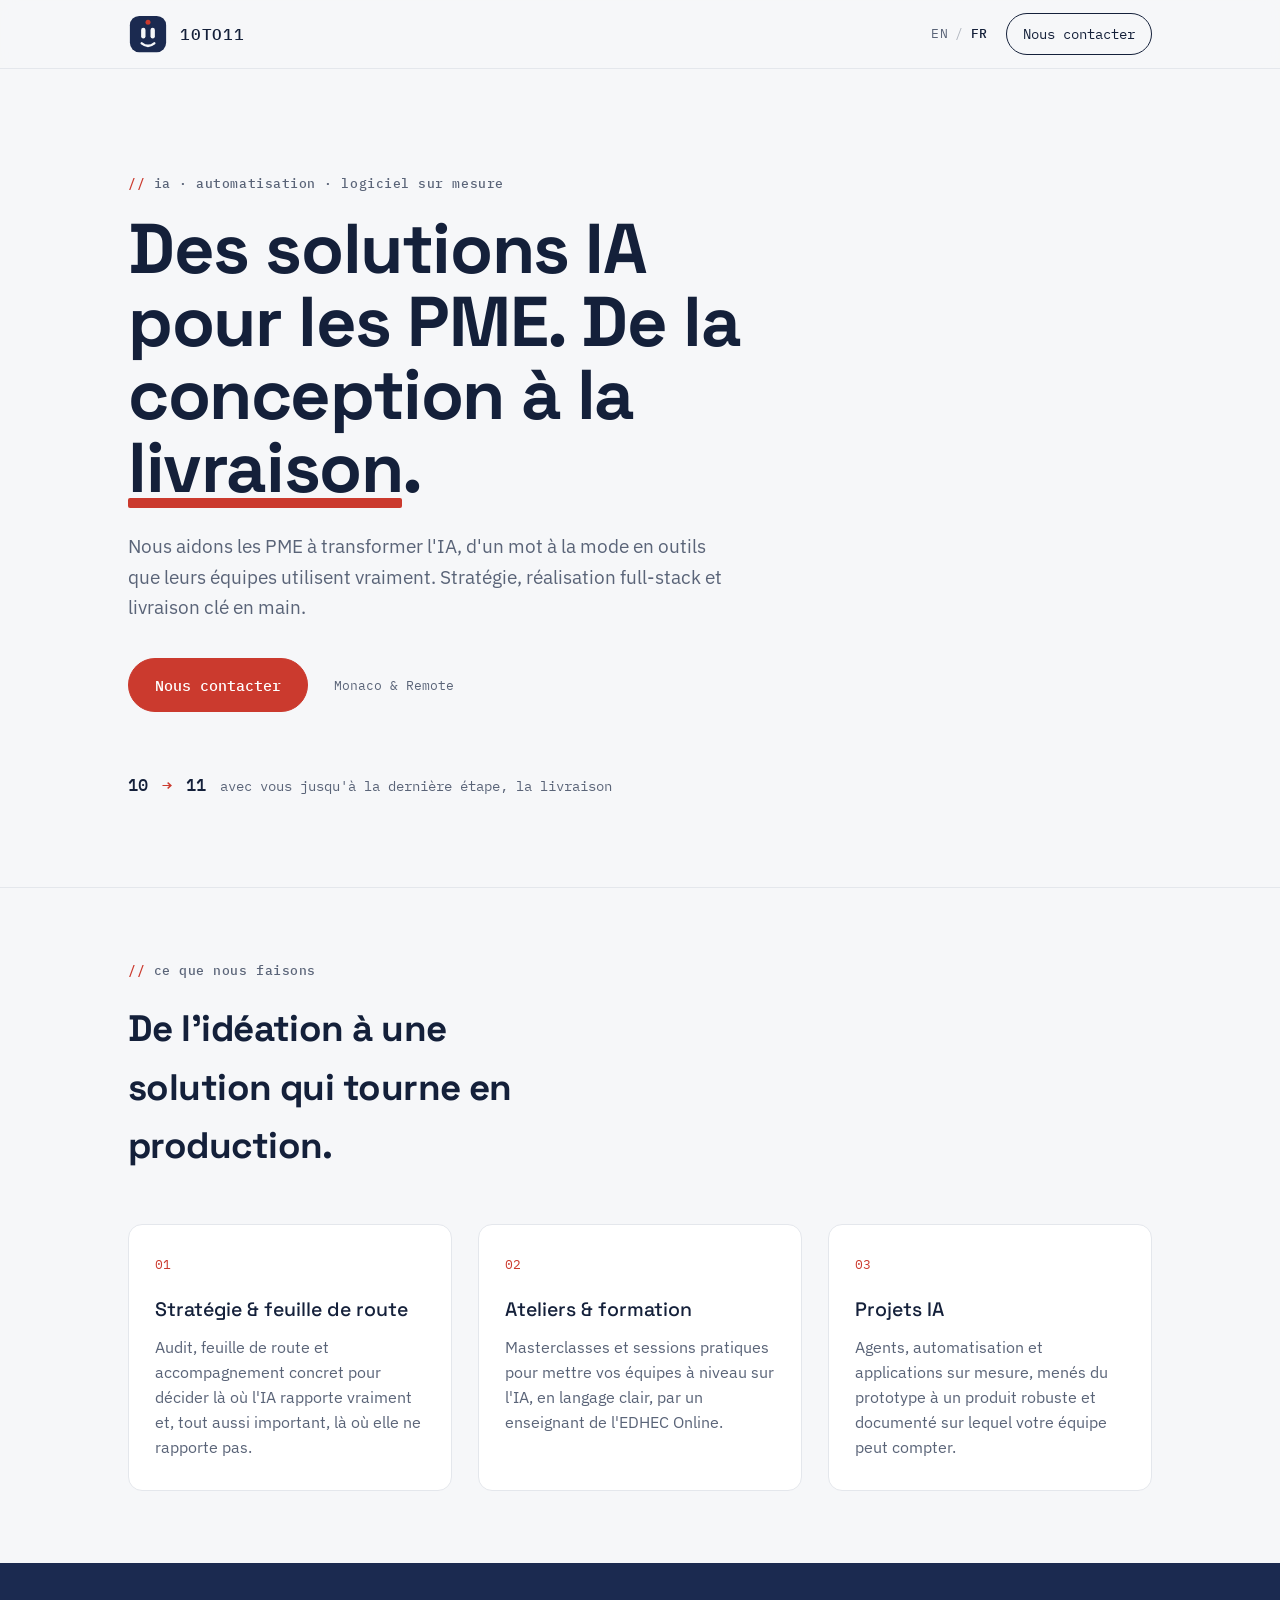
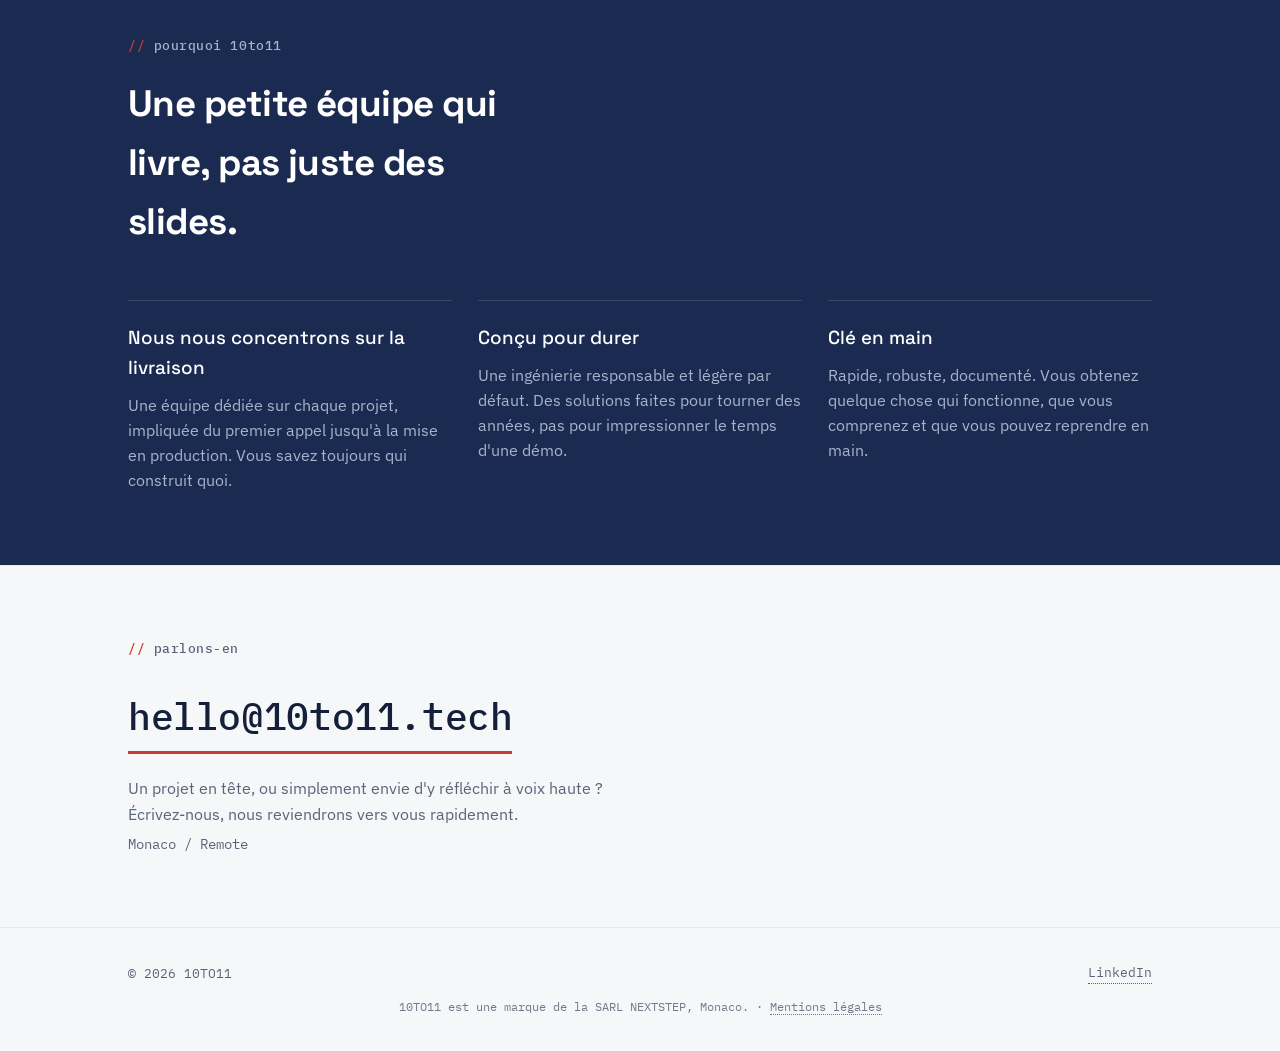
<file: index.html>
<!DOCTYPE html>
<html lang="fr">
<head>
  <meta charset="UTF-8">
  <meta name="viewport" content="width=device-width, initial-scale=1.0">
  <meta name="color-scheme" content="light">
  <title>10TO11 — Des solutions IA pour les PME</title>
  <meta name="description" content="10TO11 aide les PME à concevoir, construire et livrer des solutions IA. Stratégie, réalisation full-stack et le goût de finir ce que l'on commence. Monaco et à distance.">
  <link rel="canonical" href="https://10to11.tech/">
  <link rel="alternate" hreflang="en" href="https://10to11.tech/en.html">
  <link rel="alternate" hreflang="fr" href="https://10to11.tech/">
  <link rel="alternate" hreflang="x-default" href="https://10to11.tech/">
  <meta property="og:type" content="website">
  <meta property="og:site_name" content="10TO11">
  <meta property="og:title" content="10TO11 — Des solutions IA pour les PME">
  <meta property="og:description" content="10TO11 aide les PME à concevoir, construire et livrer des solutions IA. Stratégie, réalisation full-stack et le goût de finir ce que l'on commence. Monaco et à distance.">
  <meta property="og:url" content="https://10to11.tech/">
  <meta property="og:locale" content="fr">
  <meta property="og:locale:alternate" content="en">
  <meta property="og:image" content="https://10to11.tech/og-image.png">
  <meta property="og:image:width" content="1200">
  <meta property="og:image:height" content="630">
  <meta property="og:image:alt" content="10TO11 — Des solutions IA pour les PME">
  <meta name="twitter:card" content="summary_large_image">
  <link rel="icon" type="image/svg+xml" href="favicon.svg">
  <link rel="apple-touch-icon" href="apple-touch-icon.png">
  <link rel="preconnect" href="https://fonts.googleapis.com">
  <link rel="preconnect" href="https://fonts.gstatic.com" crossorigin>
  <link href="https://fonts.googleapis.com/css2?family=IBM+Plex+Mono:wght@400;500&family=IBM+Plex+Sans:wght@400;500&family=Space+Grotesk:wght@500;700&display=swap" rel="stylesheet">
  <style>
    :root{
      --ink:#14203A;
      --navy:#1B2A50;
      --navy-2:#243566;
      --bg:#F6F7F9;
      --surface:#FFFFFF;
      --muted:#5A6478;
      --muted-on-dark:#A9B3CC;
      --line:#E4E7EC;
      --accent:#CB3A2E;
      --maxw:1080px;
    }
    *{box-sizing:border-box;margin:0;padding:0}
    html{scroll-behavior:smooth}
    body{
      font-family:"IBM Plex Sans",system-ui,sans-serif;
      color:var(--ink);
      background:var(--bg);
      color-scheme:light;
      line-height:1.6;
      -webkit-font-smoothing:antialiased;
    }
    a{color:inherit}
    .wrap{max-width:var(--maxw);margin:0 auto;padding:0 28px}
    .mono{font-family:"IBM Plex Mono",monospace}

    /* eyebrow: code-comment marker, true to a dev shop */
    .eyebrow{
      font-family:"IBM Plex Mono",monospace;
      font-size:.84rem;
      font-weight:500;
      letter-spacing:.04em;
      color:var(--muted);
      text-transform:lowercase;
      margin-bottom:18px;
    }
    .eyebrow::before{content:"// ";color:var(--accent)}

    /* nav */
    nav{
      position:sticky;top:0;z-index:10;
      background:rgba(246,247,249,.86);
      backdrop-filter:saturate(140%) blur(8px);
      border-bottom:1px solid var(--line);
    }
    .nav-inner{display:flex;align-items:center;justify-content:space-between;height:68px}
    .brand{display:flex;align-items:center;gap:12px;text-decoration:none}
    .brand img,.brand svg{width:40px;height:40px;display:block}
    .brand span{font-family:"IBM Plex Mono",monospace;font-weight:500;letter-spacing:.05em;font-size:1.02rem}
    .nav-cta{
      font-family:"IBM Plex Mono",monospace;font-size:.86rem;
      text-decoration:none;padding:9px 16px;border:1px solid var(--ink);
      border-radius:999px;transition:background .18s,color .18s;
    }
    .nav-cta:hover{background:var(--ink);color:#fff}
    .nav-right{display:flex;align-items:center;gap:18px}
    .lang{display:flex;align-items:center;gap:7px;font-family:"IBM Plex Mono",monospace;font-size:.82rem;letter-spacing:.04em}
    .lang a{color:var(--muted);text-decoration:none;transition:color .18s}
    .lang a:hover{color:var(--ink)}
    .lang .cur{color:var(--ink);font-weight:500}
    .lang .sep{color:var(--muted);opacity:.45}

    /* hero */
    .hero{padding:104px 0 88px}
    .hero h1{
      font-family:"Space Grotesk",sans-serif;font-weight:700;
      font-size:clamp(2.2rem,5.6vw,4.4rem);
      line-height:1.04;letter-spacing:-.02em;
      max-width:14ch;margin-bottom:26px;
    }
    .hero h1 .ship{position:relative;white-space:nowrap}
    .hero h1 .ship::after{
      content:"";position:absolute;left:0;right:0;bottom:.08em;height:.14em;
      background:var(--accent);border-radius:2px;
    }
    .lede{font-size:1.18rem;color:var(--muted);max-width:54ch;margin-bottom:36px}
    .cta-row{display:flex;align-items:center;gap:26px;flex-wrap:wrap}
    .btn{
      font-family:"IBM Plex Mono",monospace;font-size:.95rem;font-weight:500;
      text-decoration:none;background:var(--accent);color:#fff;
      padding:14px 26px;border-radius:999px;border:1px solid var(--accent);
      transition:transform .18s,box-shadow .18s;
    }
    .btn:hover{transform:translateY(-2px);box-shadow:0 10px 24px rgba(203,58,46,.30)}
    .cred{font-family:"IBM Plex Mono",monospace;font-size:.84rem;color:var(--muted);line-height:1.7}

    /* increment signature */
    .increment{
      margin-top:60px;font-family:"IBM Plex Mono",monospace;
      font-size:1.05rem;color:var(--ink);display:flex;align-items:center;gap:14px;flex-wrap:wrap;
    }
    .increment b{font-weight:500}
    .increment .arrow{color:var(--accent);font-weight:500}
    .increment .note{color:var(--muted);font-size:.86rem}

    section{padding:72px 0;border-top:1px solid var(--line)}
    .section-head{margin-bottom:48px}
    .section-head h2{
      font-family:"Space Grotesk",sans-serif;font-weight:700;
      font-size:clamp(1.7rem,3vw,2.3rem);letter-spacing:-.015em;max-width:18ch;
    }

    /* services */
    .grid{display:grid;grid-template-columns:repeat(3,1fr);gap:26px}
    .card{background:var(--surface);border:1px solid var(--line);border-radius:14px;padding:30px 26px}
    .card .idx{font-family:"IBM Plex Mono",monospace;font-size:.8rem;color:var(--accent);margin-bottom:18px}
    .card h3{font-family:"Space Grotesk",sans-serif;font-weight:500;font-size:1.22rem;margin-bottom:10px}
    .card p{color:var(--muted);font-size:.98rem}

    /* why — inverted */
    .why{background:var(--navy);color:#fff;border-top:none}
    .why .eyebrow{color:var(--muted-on-dark)}
    .why .section-head h2{color:#fff}
    .why .grid{grid-template-columns:repeat(3,1fr)}
    .why .item{padding-top:22px;border-top:1px solid rgba(255,255,255,.14)}
    .why .item h3{font-family:"Space Grotesk",sans-serif;font-weight:500;font-size:1.18rem;margin-bottom:10px}
    .why .item p{color:var(--muted-on-dark);font-size:.98rem}

    /* contact */
    .contact .mailto{
      display:inline-block;font-family:"IBM Plex Mono",monospace;font-weight:500;
      font-size:clamp(1.4rem,4.4vw,2.4rem);letter-spacing:-.01em;
      text-decoration:none;color:var(--ink);
      border-bottom:3px solid var(--accent);padding-bottom:4px;margin:8px 0 22px;
      transition:color .18s;
    }
    .contact .mailto:hover{color:var(--navy-2)}
    .contact p{color:var(--muted);max-width:48ch}
    .contact .place{font-family:"IBM Plex Mono",monospace;font-size:.86rem;color:var(--muted);margin-top:6px}

    footer{border-top:1px solid var(--line);padding:34px 0}
    .foot-inner{display:flex;justify-content:space-between;align-items:center;gap:16px;flex-wrap:wrap}
    .foot-inner .mono{font-size:.82rem;color:var(--muted)}
    .foot-inner a{text-decoration:none;border-bottom:1px dotted var(--muted)}
    .foot-inner a:hover{color:var(--ink)}
    .foot-legal{text-align:center;margin-top:14px;font-family:"IBM Plex Mono",monospace;font-size:.72rem;color:var(--muted);opacity:.85}
    .foot-legal a{color:inherit;border-bottom:1px dotted var(--muted);text-decoration:none}
    .foot-legal a:hover{color:var(--ink)}

    /* reveal */
    .reveal{opacity:0;transform:translateY(16px);transition:opacity .6s ease,transform .6s ease}
    .reveal.in{opacity:1;transform:none}

    @media (max-width:760px){
      .grid,.why .grid{grid-template-columns:1fr}
      .hero{padding:72px 0 64px}
      section{padding:60px 0}
    }
    @media (prefers-reduced-motion:reduce){
      html{scroll-behavior:auto}
      .reveal{opacity:1;transform:none;transition:none}
      .btn:hover{transform:none}
    }
  </style>
</head>
<body>

  <nav>
    <div class="wrap nav-inner">
      <a class="brand" href="#top">
        <svg viewBox="0 0 64 64" xmlns="http://www.w3.org/2000/svg" role="img" aria-label="10TO11">
          <rect x="3" y="3" width="58" height="58" rx="15" fill="#1B2A50"/>
          <circle cx="32" cy="13" r="4" fill="#CB3A2E"/>
          <rect x="21" y="22" width="7" height="17" rx="3.5" fill="#F6F7F9"/>
          <rect x="36" y="22" width="7" height="17" rx="3.5" fill="#F6F7F9"/>
          <path d="M22 47 Q32 55 42 47" stroke="#F6F7F9" stroke-width="4" stroke-linecap="round" fill="none"/>
        </svg>
        <span>10TO11</span>
      </a>
      <div class="nav-right">
        <div class="lang" aria-label="Langue / Language">
          <a href="en.html" hreflang="en" lang="en">EN</a>
          <span class="sep">/</span>
          <span class="cur" aria-current="true">FR</span>
        </div>
        <a class="nav-cta" href="#contact">Nous contacter</a>
      </div>
    </div>
  </nav>

  <header class="hero" id="top">
    <div class="wrap">
      <p class="eyebrow">ia · automatisation · logiciel sur mesure</p>
      <h1>Des solutions IA pour les PME. De la conception à la <span class="ship">livraison</span>.</h1>
      <p class="lede">Nous aidons les PME à transformer l'IA, d'un mot à la mode en outils que leurs équipes utilisent vraiment. Stratégie, réalisation full-stack et livraison clé en main.</p>
      <div class="cta-row">
        <a class="btn" href="#contact">Nous contacter</a>
        <span class="cred">Monaco &amp; Remote</span>
      </div>
      <div class="increment">
        <b>10</b><span class="arrow">→</span><b>11</b>
        <span class="note">avec vous jusqu'à la dernière étape, la livraison</span>
      </div>
    </div>
  </header>

  <section id="services">
    <div class="wrap">
      <div class="section-head reveal">
        <p class="eyebrow">ce que nous faisons</p>
        <h2>De l'idéation à une solution qui tourne en production.</h2>
      </div>
      <div class="grid">
        <div class="card reveal">
          <div class="idx">01</div>
          <h3>Stratégie &amp; feuille de route</h3>
          <p>Audit, feuille de route et accompagnement concret pour décider là où l'IA rapporte vraiment et, tout aussi important, là où elle ne rapporte pas.</p>
        </div>
        <div class="card reveal">
          <div class="idx">02</div>
          <h3>Ateliers &amp; formation</h3>
          <p>Masterclasses et sessions pratiques pour mettre vos équipes à niveau sur l'IA, en langage clair, par un enseignant de l'EDHEC Online.</p>
        </div>
        <div class="card reveal">
          <div class="idx">03</div>
          <h3>Projets IA</h3>
          <p>Agents, automatisation et applications sur mesure, menés du prototype à un produit robuste et documenté sur lequel votre équipe peut compter.</p>
        </div>
      </div>
    </div>
  </section>

  <section class="why" id="why">
    <div class="wrap">
      <div class="section-head reveal">
        <p class="eyebrow">pourquoi 10to11</p>
        <h2>Une petite équipe qui livre, pas juste des slides.</h2>
      </div>
      <div class="grid">
        <div class="item reveal">
          <h3>Nous nous concentrons sur la livraison</h3>
          <p>Une équipe dédiée sur chaque projet, impliquée du premier appel jusqu'à la mise en production. Vous savez toujours qui construit quoi.</p>
        </div>
        <div class="item reveal">
          <h3>Conçu pour durer</h3>
          <p>Une ingénierie responsable et légère par défaut. Des solutions faites pour tourner des années, pas pour impressionner le temps d'une démo.</p>
        </div>
        <div class="item reveal">
          <h3>Clé en main</h3>
          <p>Rapide, robuste, documenté. Vous obtenez quelque chose qui fonctionne, que vous comprenez et que vous pouvez reprendre en main.</p>
        </div>
      </div>
    </div>
  </section>

  <section class="contact" id="contact">
    <div class="wrap">
      <p class="eyebrow reveal">parlons-en</p>
      <a class="mailto" href="mailto:hello@10to11.tech">hello@10to11.tech</a>
      <p class="reveal">Un projet en tête, ou simplement envie d'y réfléchir à voix haute&nbsp;? Écrivez-nous, nous reviendrons vers vous rapidement.</p>
      <p class="place reveal">Monaco / Remote</p>
    </div>
  </section>

  <footer>
    <div class="wrap">
      <div class="foot-inner">
        <span class="mono">© 2026 10TO11</span>
        <a class="mono" href="https://www.linkedin.com/company/10to11/" target="_blank" rel="noopener">LinkedIn</a>
      </div>
      <p class="foot-legal">10TO11 est une marque de la SARL NEXTSTEP, Monaco. · <a href="legal-notice.html">Mentions légales</a></p>
    </div>
  </footer>

  <script>
    const obs = new IntersectionObserver((entries) => {
      entries.forEach(e => { if (e.isIntersecting){ e.target.classList.add('in'); obs.unobserve(e.target); } });
    }, { threshold: 0.12 });
    document.querySelectorAll('.reveal').forEach(el => obs.observe(el));
  </script>
</body>
</html>
</file>
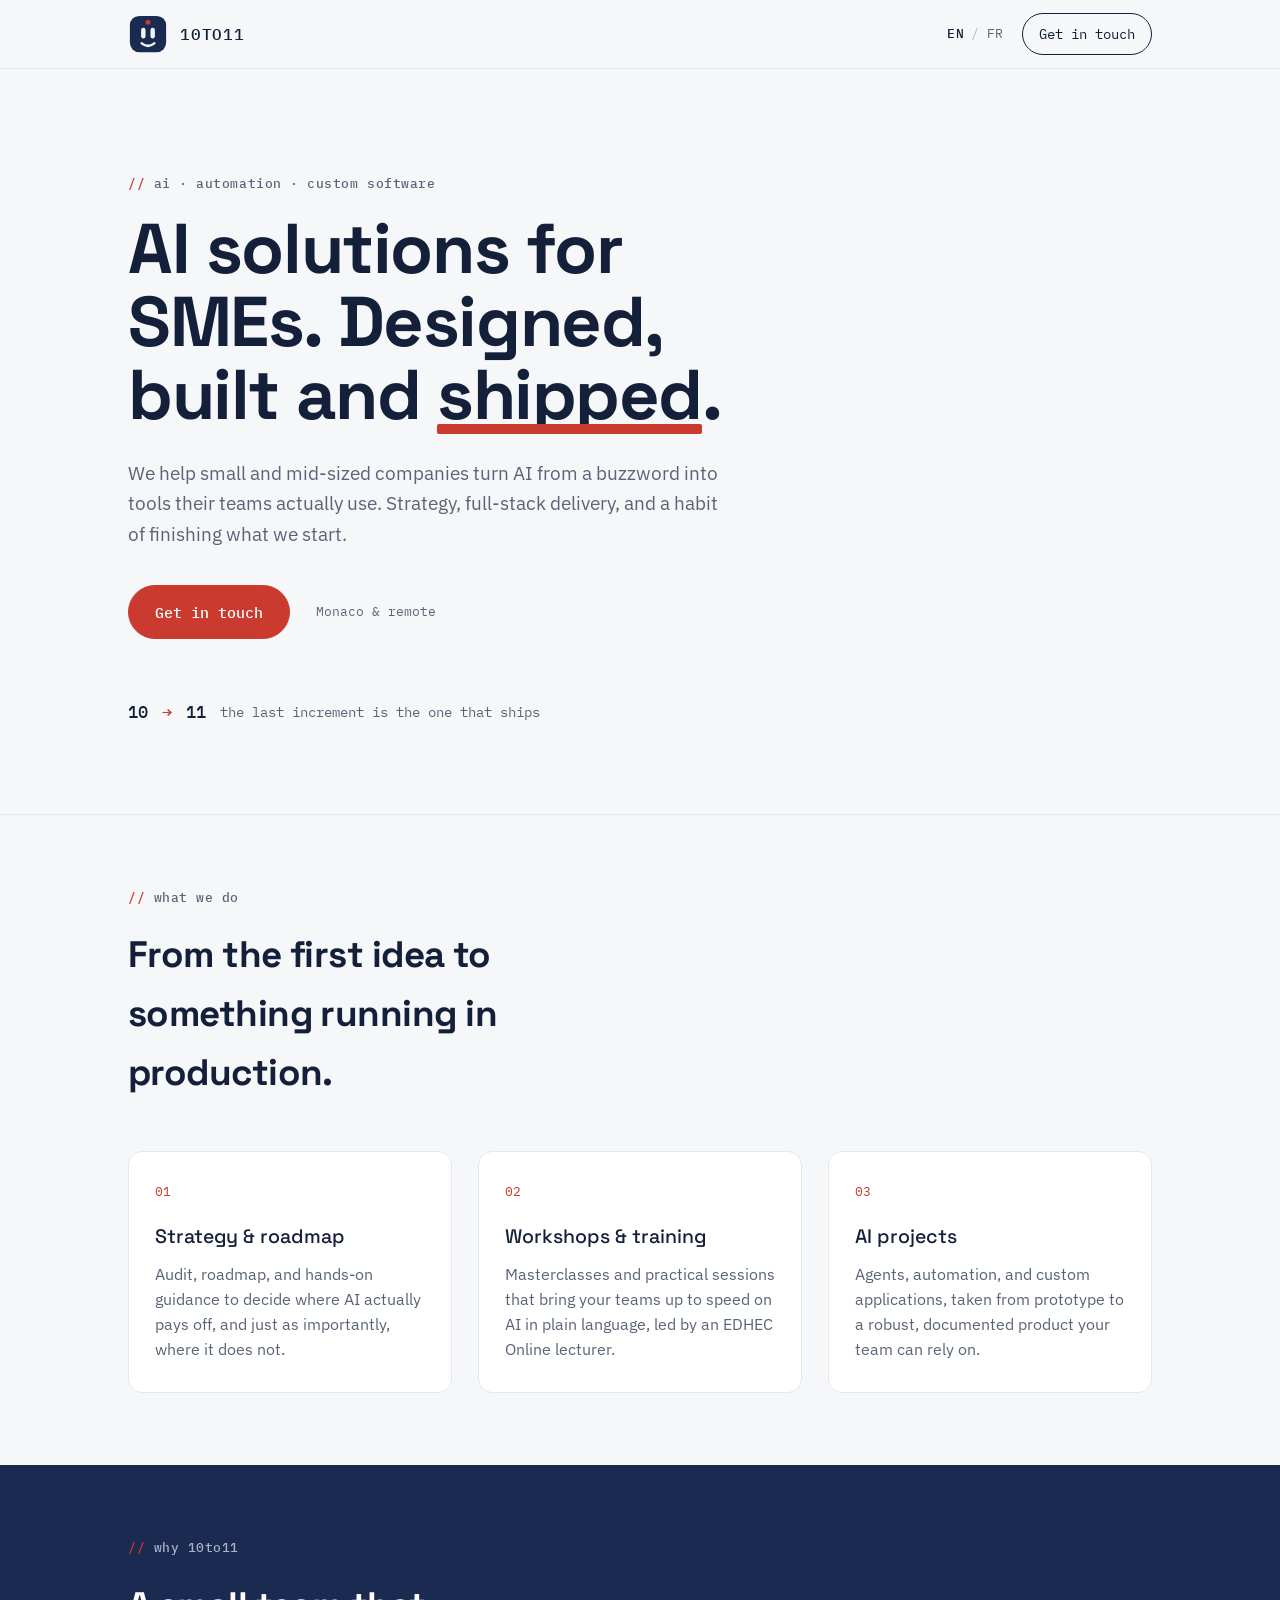
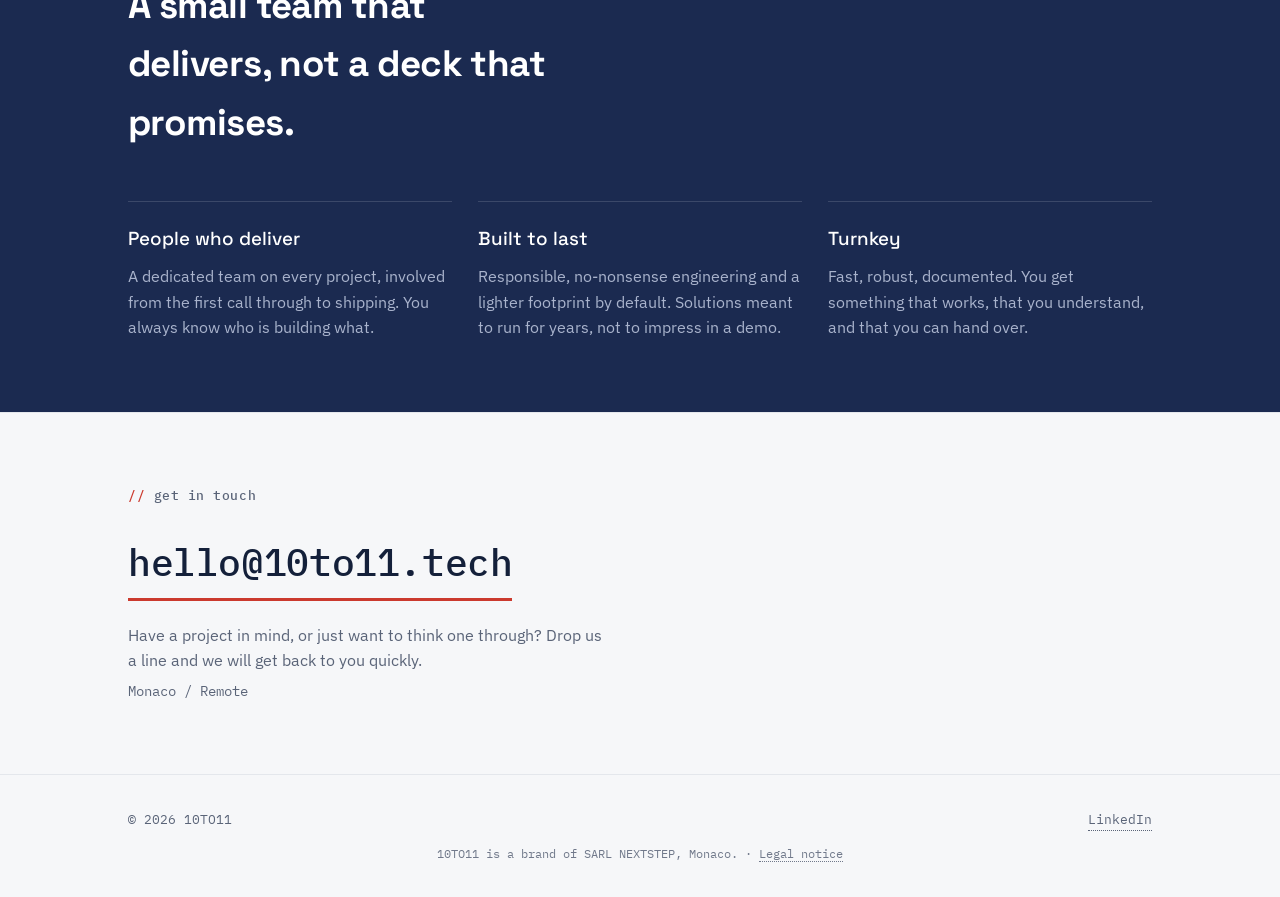
<file: en.html>
<!DOCTYPE html>
<html lang="en">
<head>
  <meta charset="UTF-8">
  <meta name="viewport" content="width=device-width, initial-scale=1.0">
  <meta name="color-scheme" content="light">
  <title>10TO11 — AI solutions for SMEs</title>
  <meta name="description" content="10TO11 helps small and mid-sized companies design, build and ship AI solutions. Strategy, full-stack delivery, and a bias for finishing. Monaco and remote.">
  <link rel="canonical" href="https://10to11.tech/en.html">
  <link rel="alternate" hreflang="en" href="https://10to11.tech/en.html">
  <link rel="alternate" hreflang="fr" href="https://10to11.tech/">
  <link rel="alternate" hreflang="x-default" href="https://10to11.tech/">
  <meta property="og:type" content="website">
  <meta property="og:site_name" content="10TO11">
  <meta property="og:title" content="10TO11 — AI solutions for SMEs">
  <meta property="og:description" content="10TO11 helps small and mid-sized companies design, build and ship AI solutions. Strategy, full-stack delivery, and a bias for finishing. Monaco and remote.">
  <meta property="og:url" content="https://10to11.tech/en.html">
  <meta property="og:locale" content="en">
  <meta property="og:locale:alternate" content="fr">
  <meta property="og:image" content="https://10to11.tech/og-image.png">
  <meta property="og:image:width" content="1200">
  <meta property="og:image:height" content="630">
  <meta property="og:image:alt" content="10TO11 — AI solutions for SMEs">
  <meta name="twitter:card" content="summary_large_image">
  <link rel="icon" type="image/svg+xml" href="favicon.svg">
  <link rel="apple-touch-icon" href="apple-touch-icon.png">
  <link rel="preconnect" href="https://fonts.googleapis.com">
  <link rel="preconnect" href="https://fonts.gstatic.com" crossorigin>
  <link href="https://fonts.googleapis.com/css2?family=IBM+Plex+Mono:wght@400;500&family=IBM+Plex+Sans:wght@400;500&family=Space+Grotesk:wght@500;700&display=swap" rel="stylesheet">
  <style>
    :root{
      --ink:#14203A;
      --navy:#1B2A50;
      --navy-2:#243566;
      --bg:#F6F7F9;
      --surface:#FFFFFF;
      --muted:#5A6478;
      --muted-on-dark:#A9B3CC;
      --line:#E4E7EC;
      --accent:#CB3A2E;
      --maxw:1080px;
    }
    *{box-sizing:border-box;margin:0;padding:0}
    html{scroll-behavior:smooth}
    body{
      font-family:"IBM Plex Sans",system-ui,sans-serif;
      color:var(--ink);
      background:var(--bg);
      color-scheme:light;
      line-height:1.6;
      -webkit-font-smoothing:antialiased;
    }
    a{color:inherit}
    .wrap{max-width:var(--maxw);margin:0 auto;padding:0 28px}
    .mono{font-family:"IBM Plex Mono",monospace}

    /* eyebrow: code-comment marker, true to a dev shop */
    .eyebrow{
      font-family:"IBM Plex Mono",monospace;
      font-size:.84rem;
      font-weight:500;
      letter-spacing:.04em;
      color:var(--muted);
      text-transform:lowercase;
      margin-bottom:18px;
    }
    .eyebrow::before{content:"// ";color:var(--accent)}

    /* nav */
    nav{
      position:sticky;top:0;z-index:10;
      background:rgba(246,247,249,.86);
      backdrop-filter:saturate(140%) blur(8px);
      border-bottom:1px solid var(--line);
    }
    .nav-inner{display:flex;align-items:center;justify-content:space-between;height:68px}
    .brand{display:flex;align-items:center;gap:12px;text-decoration:none}
    .brand img,.brand svg{width:40px;height:40px;display:block}
    .brand span{font-family:"IBM Plex Mono",monospace;font-weight:500;letter-spacing:.05em;font-size:1.02rem}
    .nav-cta{
      font-family:"IBM Plex Mono",monospace;font-size:.86rem;
      text-decoration:none;padding:9px 16px;border:1px solid var(--ink);
      border-radius:999px;transition:background .18s,color .18s;
    }
    .nav-cta:hover{background:var(--ink);color:#fff}
    .nav-right{display:flex;align-items:center;gap:18px}
    .lang{display:flex;align-items:center;gap:7px;font-family:"IBM Plex Mono",monospace;font-size:.82rem;letter-spacing:.04em}
    .lang a{color:var(--muted);text-decoration:none;transition:color .18s}
    .lang a:hover{color:var(--ink)}
    .lang .cur{color:var(--ink);font-weight:500}
    .lang .sep{color:var(--muted);opacity:.45}

    /* hero */
    .hero{padding:104px 0 88px}
    .hero h1{
      font-family:"Space Grotesk",sans-serif;font-weight:700;
      font-size:clamp(2.2rem,5.6vw,4.4rem);
      line-height:1.04;letter-spacing:-.02em;
      max-width:14ch;margin-bottom:26px;
    }
    .hero h1 .ship{position:relative;white-space:nowrap}
    .hero h1 .ship::after{
      content:"";position:absolute;left:0;right:0;bottom:.08em;height:.14em;
      background:var(--accent);border-radius:2px;
    }
    .lede{font-size:1.18rem;color:var(--muted);max-width:54ch;margin-bottom:36px}
    .cta-row{display:flex;align-items:center;gap:26px;flex-wrap:wrap}
    .btn{
      font-family:"IBM Plex Mono",monospace;font-size:.95rem;font-weight:500;
      text-decoration:none;background:var(--accent);color:#fff;
      padding:14px 26px;border-radius:999px;border:1px solid var(--accent);
      transition:transform .18s,box-shadow .18s;
    }
    .btn:hover{transform:translateY(-2px);box-shadow:0 10px 24px rgba(203,58,46,.30)}
    .cred{font-family:"IBM Plex Mono",monospace;font-size:.84rem;color:var(--muted);line-height:1.7}

    /* increment signature */
    .increment{
      margin-top:60px;font-family:"IBM Plex Mono",monospace;
      font-size:1.05rem;color:var(--ink);display:flex;align-items:center;gap:14px;flex-wrap:wrap;
    }
    .increment b{font-weight:500}
    .increment .arrow{color:var(--accent);font-weight:500}
    .increment .note{color:var(--muted);font-size:.86rem}

    section{padding:72px 0;border-top:1px solid var(--line)}
    .section-head{margin-bottom:48px}
    .section-head h2{
      font-family:"Space Grotesk",sans-serif;font-weight:700;
      font-size:clamp(1.7rem,3vw,2.3rem);letter-spacing:-.015em;max-width:18ch;
    }

    /* services */
    .grid{display:grid;grid-template-columns:repeat(3,1fr);gap:26px}
    .card{background:var(--surface);border:1px solid var(--line);border-radius:14px;padding:30px 26px}
    .card .idx{font-family:"IBM Plex Mono",monospace;font-size:.8rem;color:var(--accent);margin-bottom:18px}
    .card h3{font-family:"Space Grotesk",sans-serif;font-weight:500;font-size:1.22rem;margin-bottom:10px}
    .card p{color:var(--muted);font-size:.98rem}

    /* why — inverted */
    .why{background:var(--navy);color:#fff;border-top:none}
    .why .eyebrow{color:var(--muted-on-dark)}
    .why .section-head h2{color:#fff}
    .why .grid{grid-template-columns:repeat(3,1fr)}
    .why .item{padding-top:22px;border-top:1px solid rgba(255,255,255,.14)}
    .why .item h3{font-family:"Space Grotesk",sans-serif;font-weight:500;font-size:1.18rem;margin-bottom:10px}
    .why .item p{color:var(--muted-on-dark);font-size:.98rem}

    /* contact */
    .contact .mailto{
      display:inline-block;font-family:"IBM Plex Mono",monospace;font-weight:500;
      font-size:clamp(1.4rem,4.4vw,2.4rem);letter-spacing:-.01em;
      text-decoration:none;color:var(--ink);
      border-bottom:3px solid var(--accent);padding-bottom:4px;margin:8px 0 22px;
      transition:color .18s;
    }
    .contact .mailto:hover{color:var(--navy-2)}
    .contact p{color:var(--muted);max-width:48ch}
    .contact .place{font-family:"IBM Plex Mono",monospace;font-size:.86rem;color:var(--muted);margin-top:6px}

    footer{border-top:1px solid var(--line);padding:34px 0}
    .foot-inner{display:flex;justify-content:space-between;align-items:center;gap:16px;flex-wrap:wrap}
    .foot-inner .mono{font-size:.82rem;color:var(--muted)}
    .foot-inner a{text-decoration:none;border-bottom:1px dotted var(--muted)}
    .foot-inner a:hover{color:var(--ink)}
    .foot-legal{text-align:center;margin-top:14px;font-family:"IBM Plex Mono",monospace;font-size:.72rem;color:var(--muted);opacity:.85}
    .foot-legal a{color:inherit;border-bottom:1px dotted var(--muted);text-decoration:none}
    .foot-legal a:hover{color:var(--ink)}

    /* reveal */
    .reveal{opacity:0;transform:translateY(16px);transition:opacity .6s ease,transform .6s ease}
    .reveal.in{opacity:1;transform:none}

    @media (max-width:760px){
      .grid,.why .grid{grid-template-columns:1fr}
      .hero{padding:72px 0 64px}
      section{padding:60px 0}
    }
    @media (prefers-reduced-motion:reduce){
      html{scroll-behavior:auto}
      .reveal{opacity:1;transform:none;transition:none}
      .btn:hover{transform:none}
    }
  </style>
</head>
<body>

  <nav>
    <div class="wrap nav-inner">
      <a class="brand" href="#top">
        <svg viewBox="0 0 64 64" xmlns="http://www.w3.org/2000/svg" role="img" aria-label="10TO11">
          <rect x="3" y="3" width="58" height="58" rx="15" fill="#1B2A50"/>
          <circle cx="32" cy="13" r="4" fill="#CB3A2E"/>
          <rect x="21" y="22" width="7" height="17" rx="3.5" fill="#F6F7F9"/>
          <rect x="36" y="22" width="7" height="17" rx="3.5" fill="#F6F7F9"/>
          <path d="M22 47 Q32 55 42 47" stroke="#F6F7F9" stroke-width="4" stroke-linecap="round" fill="none"/>
        </svg>
        <span>10TO11</span>
      </a>
      <div class="nav-right">
        <div class="lang" aria-label="Language / Langue">
          <span class="cur" aria-current="true">EN</span>
          <span class="sep">/</span>
          <a href="/" hreflang="fr" lang="fr">FR</a>
        </div>
        <a class="nav-cta" href="#contact">Get in touch</a>
      </div>
    </div>
  </nav>

  <header class="hero" id="top">
    <div class="wrap">
      <p class="eyebrow">ai · automation · custom software</p>
      <h1>AI solutions for SMEs. Designed, built and <span class="ship">shipped</span>.</h1>
      <p class="lede">We help small and mid-sized companies turn AI from a buzzword into tools their teams actually use. Strategy, full-stack delivery, and a habit of finishing what we start.</p>
      <div class="cta-row">
        <a class="btn" href="#contact">Get in touch</a>
        <span class="cred">Monaco &amp; remote</span>
      </div>
      <div class="increment">
        <b>10</b><span class="arrow">→</span><b>11</b>
        <span class="note">the last increment is the one that ships</span>
      </div>
    </div>
  </header>

  <section id="services">
    <div class="wrap">
      <div class="section-head reveal">
        <p class="eyebrow">what we do</p>
        <h2>From the first idea to something running in production.</h2>
      </div>
      <div class="grid">
        <div class="card reveal">
          <div class="idx">01</div>
          <h3>Strategy &amp; roadmap</h3>
          <p>Audit, roadmap, and hands-on guidance to decide where AI actually pays off, and just as importantly, where it does not.</p>
        </div>
        <div class="card reveal">
          <div class="idx">02</div>
          <h3>Workshops &amp; training</h3>
          <p>Masterclasses and practical sessions that bring your teams up to speed on AI in plain language, led by an EDHEC Online lecturer.</p>
        </div>
        <div class="card reveal">
          <div class="idx">03</div>
          <h3>AI projects</h3>
          <p>Agents, automation, and custom applications, taken from prototype to a robust, documented product your team can rely on.</p>
        </div>
      </div>
    </div>
  </section>

  <section class="why" id="why">
    <div class="wrap">
      <div class="section-head reveal">
        <p class="eyebrow">why 10to11</p>
        <h2>A small team that delivers, not a deck that promises.</h2>
      </div>
      <div class="grid">
        <div class="item reveal">
          <h3>People who deliver</h3>
          <p>A dedicated team on every project, involved from the first call through to shipping. You always know who is building what.</p>
        </div>
        <div class="item reveal">
          <h3>Built to last</h3>
          <p>Responsible, no-nonsense engineering and a lighter footprint by default. Solutions meant to run for years, not to impress in a demo.</p>
        </div>
        <div class="item reveal">
          <h3>Turnkey</h3>
          <p>Fast, robust, documented. You get something that works, that you understand, and that you can hand over.</p>
        </div>
      </div>
    </div>
  </section>

  <section class="contact" id="contact">
    <div class="wrap">
      <p class="eyebrow reveal">get in touch</p>
      <a class="mailto" href="mailto:hello@10to11.tech">hello@10to11.tech</a>
      <p class="reveal">Have a project in mind, or just want to think one through? Drop us a line and we will get back to you quickly.</p>
      <p class="place reveal">Monaco / Remote</p>
    </div>
  </section>

  <footer>
    <div class="wrap">
      <div class="foot-inner">
        <span class="mono">© 2026 10TO11</span>
        <a class="mono" href="https://www.linkedin.com/company/10to11/" target="_blank" rel="noopener">LinkedIn</a>
      </div>
      <p class="foot-legal">10TO11 is a brand of SARL NEXTSTEP, Monaco. · <a href="legal-notice-en.html">Legal notice</a></p>
    </div>
  </footer>

  <script>
    const obs = new IntersectionObserver((entries) => {
      entries.forEach(e => { if (e.isIntersecting){ e.target.classList.add('in'); obs.unobserve(e.target); } });
    }, { threshold: 0.12 });
    document.querySelectorAll('.reveal').forEach(el => obs.observe(el));
  </script>
</body>
</html>
</file>
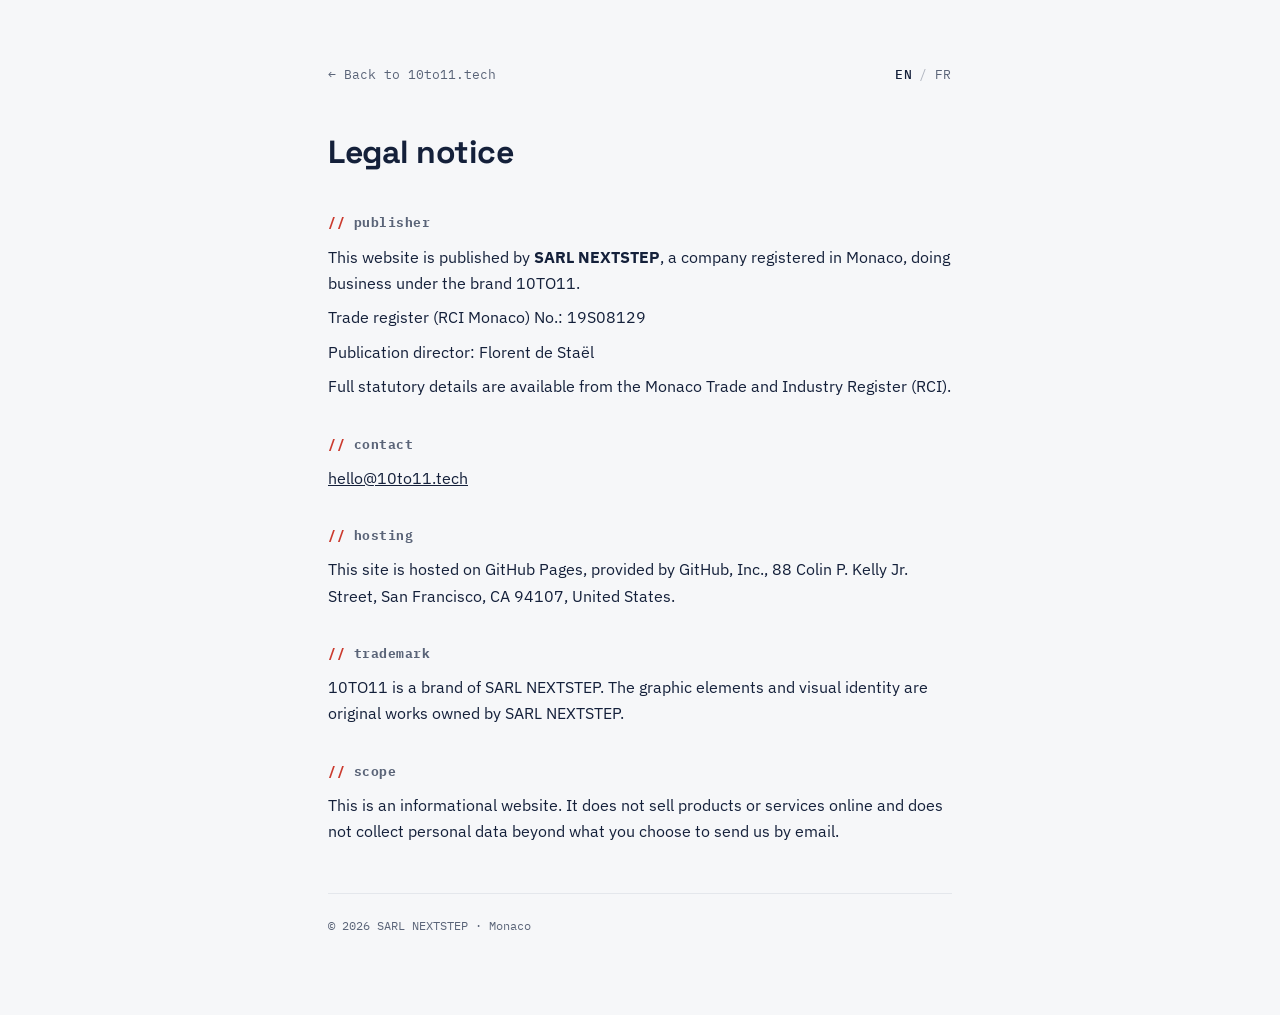
<file: legal-notice-en.html>
<!DOCTYPE html>
<html lang="en">
<head>
  <meta charset="UTF-8">
  <meta name="viewport" content="width=device-width, initial-scale=1.0">
  <meta name="color-scheme" content="light">
  <title>10TO11 — Legal notice</title>
  <meta name="robots" content="noindex">
  <link rel="canonical" href="https://10to11.tech/legal-notice-en.html">
  <link rel="alternate" hreflang="en" href="https://10to11.tech/legal-notice-en.html">
  <link rel="alternate" hreflang="fr" href="https://10to11.tech/legal-notice.html">
  <link rel="alternate" hreflang="x-default" href="https://10to11.tech/legal-notice.html">
  <link rel="icon" type="image/svg+xml" href="favicon.svg">
  <link rel="preconnect" href="https://fonts.googleapis.com">
  <link rel="preconnect" href="https://fonts.gstatic.com" crossorigin>
  <link href="https://fonts.googleapis.com/css2?family=IBM+Plex+Mono:wght@400;500&family=IBM+Plex+Sans:wght@400;500;600&family=Space+Grotesk:wght@500;700&display=swap" rel="stylesheet">
  <style>
    :root{--ink:#14203A;--navy:#1B2A50;--bg:#F6F7F9;--muted:#5A6478;--line:#E4E7EC;--accent:#CB3A2E}
    *{box-sizing:border-box;margin:0;padding:0}
    body{font-family:"IBM Plex Sans",system-ui,sans-serif;color:var(--ink);background:var(--bg);color-scheme:light;line-height:1.65;-webkit-font-smoothing:antialiased}
    .wrap{max-width:680px;margin:0 auto;padding:64px 28px 80px}
    a{color:var(--ink)}
    .back{font-family:"IBM Plex Mono",monospace;font-size:.82rem;color:var(--muted);text-decoration:none;display:inline-block;margin-bottom:40px}
    .back:hover{color:var(--ink)}
    .back::before{content:"← "}
    .top{display:flex;align-items:center;justify-content:space-between;gap:16px;flex-wrap:wrap;margin-bottom:40px}
    .top .back{margin-bottom:0}
    .lang{display:flex;align-items:center;gap:7px;font-family:"IBM Plex Mono",monospace;font-size:.82rem;letter-spacing:.04em}
    .lang a{color:var(--muted);text-decoration:none;transition:color .18s}
    .lang a:hover{color:var(--ink)}
    .lang .cur{color:var(--ink);font-weight:500}
    .lang .sep{color:var(--muted);opacity:.45}
    h1{font-family:"Space Grotesk",sans-serif;font-weight:700;font-size:2rem;letter-spacing:-.015em;margin-bottom:32px}
    h2{font-family:"IBM Plex Mono",monospace;font-size:.8rem;letter-spacing:.04em;color:var(--muted);text-transform:lowercase;margin:34px 0 10px}
    h2::before{content:"// ";color:var(--accent)}
    p{margin-bottom:8px;color:var(--ink)}
    .todo{color:var(--accent)}
    footer{border-top:1px solid var(--line);margin-top:48px;padding-top:22px;font-family:"IBM Plex Mono",monospace;font-size:.74rem;color:var(--muted)}
  </style>
</head>
<body>
  <div class="wrap">
    <div class="top">
      <a class="back" href="en.html">Back to 10to11.tech</a>
      <div class="lang" aria-label="Language / Langue">
        <span class="cur" aria-current="true">EN</span>
        <span class="sep">/</span>
        <a href="legal-notice.html" hreflang="fr" lang="fr">FR</a>
      </div>
    </div>
    <h1>Legal notice</h1>

    <h2>publisher</h2>
    <p>This website is published by <strong>SARL NEXTSTEP</strong>, a company registered in Monaco, doing business under the brand 10TO11.</p>
    <p>Trade register (RCI Monaco) No.: 19S08129</p>
    <p>Publication director: Florent de Staël</p>
    <p>Full statutory details are available from the Monaco Trade and Industry Register (RCI).</p>

    <h2>contact</h2>
    <p><a href="mailto:hello@10to11.tech">hello@10to11.tech</a></p>

    <h2>hosting</h2>
    <p>This site is hosted on GitHub Pages, provided by GitHub, Inc., 88 Colin P. Kelly Jr. Street, San Francisco, CA 94107, United States.</p>

    <h2>trademark</h2>
    <p>10TO11 is a brand of SARL NEXTSTEP. The graphic elements and visual identity are original works owned by SARL NEXTSTEP.</p>

    <h2>scope</h2>
    <p>This is an informational website. It does not sell products or services online and does not collect personal data beyond what you choose to send us by email.</p>

    <footer>© 2026 SARL NEXTSTEP · Monaco</footer>
  </div>
</body>
</html>
</file>
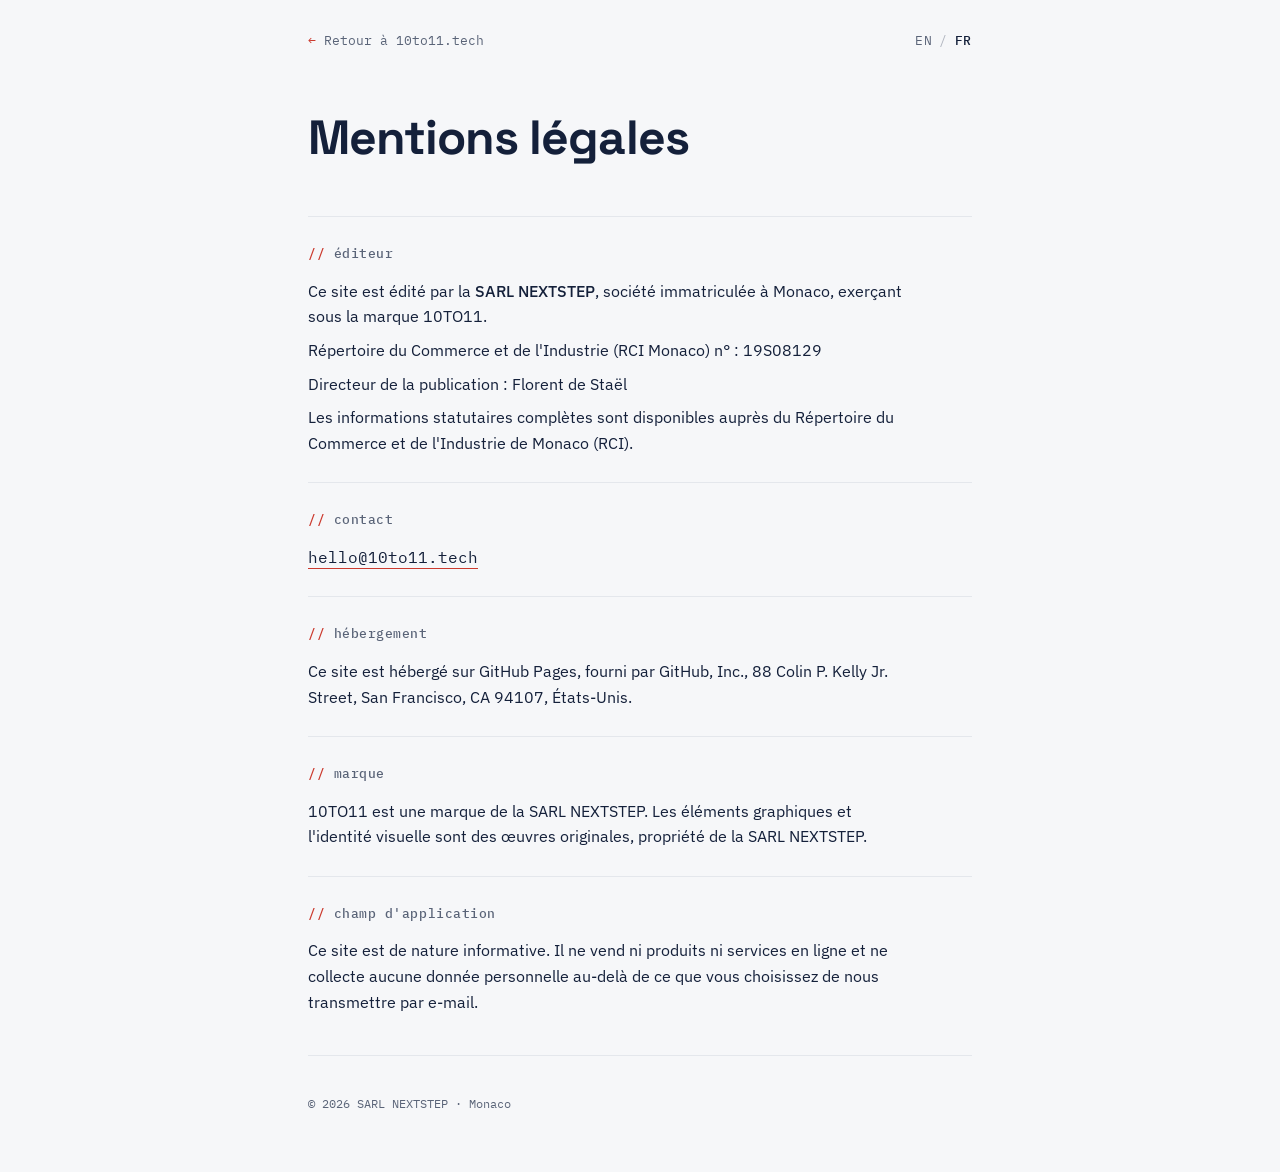
<file: legal-notice.html>
<!DOCTYPE html>
<html lang="fr">
<head>
  <meta charset="UTF-8">
  <meta name="viewport" content="width=device-width, initial-scale=1.0">
  <meta name="color-scheme" content="light">
  <title>10TO11 — Mentions légales</title>
  <meta name="description" content="Mentions légales du site 10to11.tech — SARL NEXTSTEP, Monaco (RCI 19S08129).">
  <meta name="robots" content="noindex">
  <link rel="canonical" href="https://10to11.tech/legal-notice.html">
  <link rel="alternate" hreflang="en" href="https://10to11.tech/legal-notice-en.html">
  <link rel="alternate" hreflang="fr" href="https://10to11.tech/legal-notice.html">
  <link rel="alternate" hreflang="x-default" href="https://10to11.tech/legal-notice.html">
  <link rel="icon" type="image/svg+xml" href="favicon.svg">
  <link rel="apple-touch-icon" href="apple-touch-icon.png">
  <link rel="preconnect" href="https://fonts.googleapis.com">
  <link rel="preconnect" href="https://fonts.gstatic.com" crossorigin>
  <link href="https://fonts.googleapis.com/css2?family=IBM+Plex+Mono:wght@400;500&family=IBM+Plex+Sans:wght@400;500&family=Space+Grotesk:wght@500;700&display=swap" rel="stylesheet">
  <style>
    :root{
      --ink:#14203A;
      --navy:#1B2A50;
      --navy-2:#243566;
      --bg:#F6F7F9;
      --surface:#FFFFFF;
      --muted:#5A6478;
      --line:#E4E7EC;
      --accent:#CB3A2E;
      --maxw:720px;
    }
    *{box-sizing:border-box;margin:0;padding:0}
    body{
      font-family:"IBM Plex Sans",system-ui,sans-serif;
      color:var(--ink);background:var(--bg);
      color-scheme:light;line-height:1.6;
      -webkit-font-smoothing:antialiased;
    }
    a{color:inherit}
    .wrap{max-width:var(--maxw);margin:0 auto;padding:0 28px}
    .mono{font-family:"IBM Plex Mono",monospace}

    /* top bar: back link + language selector */
    .top{display:flex;align-items:center;justify-content:space-between;gap:16px;padding:30px 0 0;flex-wrap:wrap}
    .back{font-family:"IBM Plex Mono",monospace;font-size:.84rem;text-decoration:none;color:var(--muted);transition:color .18s}
    .back:hover{color:var(--ink)}
    .back::before{content:"← ";color:var(--accent)}
    .lang{display:flex;align-items:center;gap:7px;font-family:"IBM Plex Mono",monospace;font-size:.82rem;letter-spacing:.04em}
    .lang a{color:var(--muted);text-decoration:none;transition:color .18s}
    .lang a:hover{color:var(--ink)}
    .lang .cur{color:var(--ink);font-weight:500}
    .lang .sep{color:var(--muted);opacity:.45}

    h1{
      font-family:"Space Grotesk",sans-serif;font-weight:700;
      font-size:clamp(2rem,5vw,3rem);letter-spacing:-.02em;
      margin:48px 0 40px;
    }

    section{padding:26px 0;border-top:1px solid var(--line)}
    .label{
      font-family:"IBM Plex Mono",monospace;font-size:.84rem;font-weight:500;
      letter-spacing:.04em;color:var(--muted);text-transform:lowercase;margin-bottom:14px;
    }
    .label::before{content:"// ";color:var(--accent)}
    section p{max-width:60ch;margin-bottom:8px}
    section p:last-child{margin-bottom:0}
    section strong{font-weight:500}
    .legal-mail{font-family:"IBM Plex Mono",monospace;text-decoration:none;border-bottom:1px solid var(--accent);padding-bottom:1px}
    .legal-mail:hover{color:var(--navy-2)}

    footer{padding:34px 0 56px;margin-top:14px;border-top:1px solid var(--line)}
    footer .mono{font-size:.78rem;color:var(--muted)}
  </style>
</head>
<body>
  <div class="wrap">
    <div class="top">
      <a class="back" href="/">Retour à 10to11.tech</a>
      <div class="lang" aria-label="Langue / Language">
        <a href="legal-notice-en.html" hreflang="en" lang="en">EN</a>
        <span class="sep">/</span>
        <span class="cur" aria-current="true">FR</span>
      </div>
    </div>

    <h1>Mentions légales</h1>

    <section>
      <p class="label">éditeur</p>
      <p>Ce site est édité par la <strong>SARL NEXTSTEP</strong>, société immatriculée à Monaco, exerçant sous la marque 10TO11.</p>
      <p>Répertoire du Commerce et de l'Industrie (RCI Monaco) n°&nbsp;: 19S08129</p>
      <p>Directeur de la publication&nbsp;: Florent de Staël</p>
      <p>Les informations statutaires complètes sont disponibles auprès du Répertoire du Commerce et de l'Industrie de Monaco (RCI).</p>
    </section>

    <section>
      <p class="label">contact</p>
      <p><a class="legal-mail" href="mailto:hello@10to11.tech">hello@10to11.tech</a></p>
    </section>

    <section>
      <p class="label">hébergement</p>
      <p>Ce site est hébergé sur GitHub Pages, fourni par GitHub, Inc., 88 Colin P. Kelly Jr. Street, San Francisco, CA 94107, États-Unis.</p>
    </section>

    <section>
      <p class="label">marque</p>
      <p>10TO11 est une marque de la SARL NEXTSTEP. Les éléments graphiques et l'identité visuelle sont des œuvres originales, propriété de la SARL NEXTSTEP.</p>
    </section>

    <section>
      <p class="label">champ d'application</p>
      <p>Ce site est de nature informative. Il ne vend ni produits ni services en ligne et ne collecte aucune donnée personnelle au-delà de ce que vous choisissez de nous transmettre par e-mail.</p>
    </section>

    <footer>
      <span class="mono">© 2026 SARL NEXTSTEP · Monaco</span>
    </footer>
  </div>
</body>
</html>
</file>
